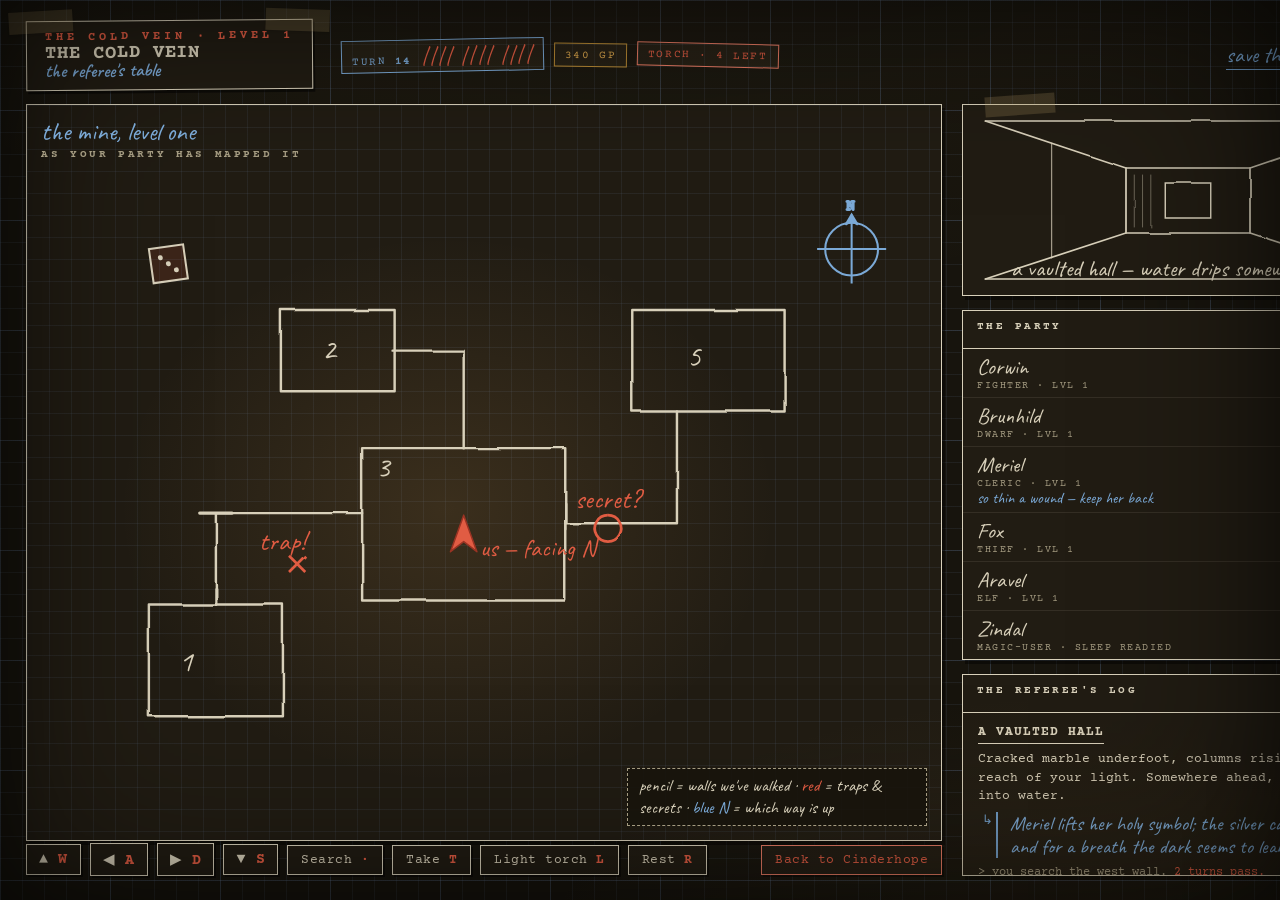
<file: specs/table-redesign/mockups/exploring-dark.html>
<!doctype html>
<html lang="en">
<head>
<meta charset="utf-8">
<meta name="viewport" content="width=device-width, initial-scale=1">
<title>The Table (dark) — mockup A</title>
<link rel="preconnect" href="https://fonts.googleapis.com">
<link rel="preconnect" href="https://fonts.gstatic.com" crossorigin>
<link href="https://fonts.googleapis.com/css2?family=Courier+Prime:ital,wght@0,400;0,700;1,400&family=Caveat:wght@400;500;600;700&display=swap" rel="stylesheet">
<style>
:root{
  --paper:#17140d;
  --paper-2:#211c13;
  --grid:rgba(112,142,182,.10);
  --grid-major:rgba(112,142,182,.18);
  --graphite:#d8d0ba;
  --graphite-dim:#a49b8180;
  --graphite-dim2:#a49b81;
  --ink:#7ba9d6;
  --ink-soft:#6f9cc8;
  --red:#e15c43;
  --red-soft:#e87a63;
  --tape:rgba(190,165,105,.22);
  --type: "Courier Prime", "Courier New", monospace;
  --hand: "Caveat", "Segoe Print", cursive;
}
*{box-sizing:border-box;margin:0;padding:0}
html,body{height:100%}
body{
  width:1440px;height:900px;overflow:hidden;
  font-family:var(--type);color:var(--graphite);
  background-color:var(--paper);
  background-image:
    radial-gradient(120% 90% at 50% -20%, rgba(232,178,104,.05), transparent 60%),
    linear-gradient(var(--grid) 1px, transparent 1px),
    linear-gradient(90deg, var(--grid) 1px, transparent 1px),
    linear-gradient(var(--grid-major) 1.2px, transparent 1.2px),
    linear-gradient(90deg, var(--grid-major) 1.2px, transparent 1.2px);
  background-size: 100% 100%, 22px 22px, 22px 22px, 110px 110px, 110px 110px;
  position:relative;
}
/* paper edge shadow + faint fiber */
body::after{content:"";position:fixed;inset:0;pointer-events:none;
  box-shadow: inset 0 0 180px rgba(0,0,0,.6), inset 0 0 70px rgba(0,0,0,.28);
  background:
    radial-gradient(80% 60% at 85% 110%, rgba(140,104,54,.10), transparent 55%);
}
.hand{font-family:var(--hand)}
.stage{position:relative;height:900px;display:grid;
  grid-template-columns: 1fr 452px;
  grid-template-rows: 70px 1fr;
  column-gap:20px;row-gap:14px;padding:20px 26px 24px;}

/* ---------- masthead ---------- */
header{grid-column:1/3;display:flex;align-items:center;gap:22px;}
.plate{position:relative;padding:9px 18px 8px;background:var(--paper-2);
  border:1.4px solid var(--graphite);box-shadow:2px 3px 0 rgba(0,0,0,.5);
  transform:rotate(-.5deg);}
.plate::before,.plate::after{content:"";position:absolute;width:64px;height:22px;
  background:var(--tape);top:-11px;transform:rotate(-3deg);box-shadow:0 1px 2px rgba(0,0,0,.12)}
.plate::before{left:-18px}
.plate::after{right:-18px;transform:rotate(2.4deg)}
.mod{font-size:12px;letter-spacing:.32em;color:var(--red);font-weight:700}
.title{font-size:19px;letter-spacing:.05em;font-weight:700;text-transform:uppercase;line-height:1.05}
.title small{display:block;font-family:var(--hand);font-weight:600;font-size:19px;letter-spacing:0;color:var(--ink);text-transform:none;margin-top:-2px}
.hud{display:flex;gap:10px;margin-left:6px;align-items:center;flex-wrap:wrap}
.stamp{font-size:11px;letter-spacing:.14em;text-transform:uppercase;color:var(--graphite);
  border:1.3px solid var(--graphite);padding:5px 10px 4px;transform:rotate(-1.2deg);
  background:rgba(232,200,140,.05)}
.stamp b{font-weight:700}
.stamp.turn{color:var(--ink);border-color:var(--ink)}
.stamp.gold{color:#e0aa4e;border-color:#b98a34;transform:rotate(.8deg)}
.stamp.light{color:var(--red);border-color:var(--red-soft);transform:rotate(1.4deg)}
.tally{font-family:var(--hand);font-size:22px;color:var(--red);letter-spacing:.06em;line-height:1}
.masthead-right{margin-left:auto;display:flex;gap:12px;font-family:var(--hand);font-size:22px}
.masthead-right a{color:var(--ink);text-decoration:none;border-bottom:1.5px solid var(--ink-soft);cursor:pointer}
.masthead-right a.red{color:var(--red);border-color:var(--red-soft)}

/* ---------- the map (hero) ---------- */
.mapwrap{grid-column:1;grid-row:2;position:relative;display:flex;flex-direction:column;min-height:0}
.map-card{position:relative;flex:1;min-height:0;border:1.5px solid var(--graphite);
  background:var(--paper-2);box-shadow:3px 4px 0 rgba(0,0,0,.45);
  background-image:
    radial-gradient(58% 60% at 46% 55%, rgba(232,172,92,.13), transparent 62%),
    linear-gradient(var(--grid) 1px, transparent 1px),
    linear-gradient(90deg, var(--grid) 1px, transparent 1px);
  background-size:100% 100%, 22px 22px, 22px 22px;overflow:hidden}
.map-corner{position:absolute;top:10px;left:14px;font-family:var(--hand);font-size:26px;color:var(--ink);z-index:3}
.map-corner b{display:block;font-family:var(--type);font-weight:700;font-size:11px;letter-spacing:.24em;color:var(--graphite-dim2);text-transform:uppercase}
.map svg{position:absolute;inset:0;width:100%;height:100%}
.legend{position:absolute;right:14px;bottom:14px;z-index:4;font-family:var(--hand);font-size:17px;color:var(--graphite);
  background:rgba(24,20,13,.9);border:1.2px dashed var(--graphite-dim2);padding:6px 11px;line-height:1.3;max-width:300px}
.legend .k{color:var(--red)}
.legend .b{color:var(--ink)}
/* action rail beneath map */
.actions{grid-column:1;display:flex;flex-wrap:wrap;gap:9px;align-items:center;margin-top:2px}
.pbtn{font-family:var(--type);font-size:12.5px;letter-spacing:.04em;color:var(--graphite);
  background:var(--paper-2);border:1.5px solid var(--graphite);padding:7px 13px;cursor:pointer;
  box-shadow:2px 2px 0 rgba(0,0,0,.45);position:relative}
.pbtn:hover{background:#2b2517}
.pbtn .k{color:var(--red);font-weight:700}
.pbtn.compass{font-size:15px;padding:6px 12px}
.pbtn.warn{color:var(--red);border-color:var(--red-soft);margin-left:auto}

/* ---------- right column ---------- */
.rail{grid-column:2;grid-row:2;display:flex;flex-direction:column;gap:14px;min-height:0}

/* first-person pencil sketch */
.sketch{border:1.5px solid var(--graphite);background:var(--paper-2);box-shadow:3px 4px 0 rgba(0,0,0,.45);
  padding:8px;position:relative}
.sketch::before{content:"";position:absolute;width:70px;height:20px;background:var(--tape);top:-10px;left:22px;transform:rotate(-4deg)}
.sketch .cap{position:absolute;bottom:12px;left:0;right:0;text-align:center;font-family:var(--hand);font-size:23px;color:var(--graphite)}
.sketch svg{display:block;width:100%;height:174px}

/* party clipboard */
.party{border:1.5px solid var(--graphite);background:var(--paper-2);box-shadow:3px 4px 0 rgba(0,0,0,.45)}
.party h3,.log h3{font-family:var(--type);font-weight:700;font-size:11px;letter-spacing:.22em;text-transform:uppercase;
  color:var(--graphite);padding:9px 14px 7px;border-bottom:1.4px solid var(--graphite);display:flex;justify-content:space-between}
.party h3 span,.log h3 span{font-family:var(--hand);font-size:17px;letter-spacing:0;color:var(--ink);text-transform:none}
.pc{display:grid;grid-template-columns:1fr auto;gap:2px 10px;padding:7px 14px 6px;border-bottom:1px solid rgba(216,208,186,.10);align-items:center}
.pc:last-child{border-bottom:none}
.pc .nm{font-family:var(--hand);font-size:22px;line-height:1;color:var(--graphite)}
.pc .cl{font-family:var(--type);font-size:9.5px;letter-spacing:.16em;text-transform:uppercase;color:var(--graphite-dim2);margin-top:2px}
.pc .hp{font-family:var(--type);font-size:13px;text-align:right;letter-spacing:.02em}
.pc .pips{display:flex;gap:2px;justify-content:flex-end;margin-top:3px}
.pip{width:9px;height:9px;border:1.3px solid var(--graphite);background:transparent}
.pip.f{background:var(--graphite)}
.pip.f.low{background:var(--red);border-color:var(--red)}
.pc.frail .hp{color:var(--red)}
.pc .note{grid-column:1/3;font-family:var(--hand);font-size:16px;color:var(--ink);line-height:1;margin-top:1px}

/* the typed referee log */
.log{flex:1;min-height:0;border:1.5px solid var(--graphite);background:var(--paper-2);
  box-shadow:3px 4px 0 rgba(0,0,0,.45);display:flex;flex-direction:column}
.log-body{padding:10px 15px 12px;overflow:hidden;font-size:12.5px;line-height:1.5}
.l-place{font-weight:700;text-transform:uppercase;letter-spacing:.08em;margin:10px 0 3px;
  border-bottom:1.4px solid var(--graphite);display:inline-block;padding-bottom:1px}
.l-place:first-child{margin-top:0}
.l-prose{color:var(--graphite);margin:3px 0 4px}
.l-mech{color:var(--graphite-dim2);font-size:11.5px}
.l-mech .p{color:var(--red)}
.l-treas{color:var(--graphite);margin-top:3px}
.l-treas u{text-decoration-color:var(--red);text-decoration-thickness:2px}
.l-bard{font-family:var(--hand);font-size:20px;line-height:1.15;color:var(--ink);
  margin:6px 0 6px 18px;padding-left:12px;border-left:2px solid var(--ink-soft);position:relative}
.l-bard::before{content:"↳";position:absolute;left:-16px;top:2px;color:var(--ink-soft);font-family:var(--type);font-size:13px}
</style>
</head>
<body>
<div class="stage">

  <header>
    <div class="plate">
      <div class="mod">THE COLD VEIN · LEVEL 1</div>
      <div class="title">The Cold Vein<small>the referee's table</small></div>
    </div>
    <div class="hud">
      <span class="stamp turn">TURN <b>14</b> <span class="tally">|||| |||| ||||</span></span>
      <span class="stamp gold">340 GP</span>
      <span class="stamp light">TORCH · 4 LEFT</span>
    </div>
    <div class="masthead-right">
      <a>save the game</a>
      <a class="red">new party</a>
    </div>
  </header>

  <!-- HERO: the hand-drawn map -->
  <section class="mapwrap">
    <div class="map-card">
      <div class="map-corner">the mine, level one<b>as your party has mapped it</b></div>
      <div class="map">
        <svg viewBox="0 0 900 620" preserveAspectRatio="xMidYMid meet">
          <defs>
            <filter id="rough"><feTurbulence type="fractalNoise" baseFrequency="0.014" numOctaves="2" seed="7" result="n"/>
              <feDisplacementMap in="SourceGraphic" in2="n" scale="3.4"/></filter>
          </defs>
          <g filter="url(#rough)" fill="none" stroke="#d8d0ba" stroke-width="2.4" stroke-linecap="round" stroke-linejoin="round">
            <!-- entry chamber -->
            <rect x="120" y="440" width="132" height="110"/>
            <!-- corridor up -->
            <path d="M186 440 L186 350 L330 350"/>
            <!-- vaulted hall (current) -->
            <rect x="330" y="286" width="200" height="150"/>
            <!-- side passage east -->
            <path d="M530 360 L640 360 L640 250"/>
            <rect x="596" y="150" width="150" height="100"/>
            <!-- north passage -->
            <path d="M430 286 L430 190 L360 190"/>
            <rect x="250" y="150" width="112" height="80"/>
            <!-- door ticks -->
            <path d="M186 440 l0 -16 M170 350 l32 0" stroke-width="3"/>
            <path d="M530 340 l0 26 M430 286 l0 0"/>
          </g>
          <!-- doors as gaps + red pencil marks -->
          <g font-family="Caveat, cursive" font-size="30" fill="#d8d0ba">
            <text x="150" y="505">1</text>
            <text x="344" y="314">3</text>
            <text x="650" y="205">5</text>
            <text x="290" y="198">2</text>
          </g>
          <!-- red-pencil annotations -->
          <g stroke="#e15c43" stroke-width="2.6" fill="none" filter="url(#rough)">
            <path d="M258 392 l16 16 M274 392 l-16 16"/> <!-- trap X on corridor -->
            <path d="M572 352 a13 13 0 1 0 0.1 0"/> <!-- secret circle -->
          </g>
          <g font-family="Caveat, cursive" font-size="26" fill="#e15c43">
            <text x="228" y="386">trap!</text>
            <text x="540" y="345">secret?</text>
          </g>
          <!-- party marker: red arrow, facing north -->
          <g transform="translate(430 372)">
            <path d="M0 -20 L13 16 L0 6 L-13 16 Z" fill="#e15c43" stroke="#9a3323" stroke-width="1.5" stroke-linejoin="round"/>
          </g>
          <text x="446" y="392" font-family="Caveat, cursive" font-size="24" fill="#e15c43">us — facing N</text>
          <!-- compass rose -->
          <g transform="translate(812 90)" stroke="#7ba9d6" stroke-width="2" fill="none">
            <circle r="26"/><path d="M0 -34 L0 34 M-34 0 L34 0"/>
            <path d="M0 -34 l6 10 l-6 -4 l-6 4 z" fill="#7ba9d6"/>
            <text x="-6" y="-38" font-family="Courier Prime, monospace" font-size="15" fill="#7ba9d6">N</text>
          </g>
          <!-- little dice, drawn on the paper -->
          <g transform="translate(120 90) rotate(-8)" stroke="#d8d0ba" stroke-width="2" fill="rgba(225,92,67,.14)">
            <rect x="0" y="0" width="34" height="34"/>
            <circle cx="10" cy="10" r="2.4" fill="#d8d0ba" stroke="none"/><circle cx="24" cy="24" r="2.4" fill="#d8d0ba" stroke="none"/><circle cx="17" cy="17" r="2.4" fill="#d8d0ba" stroke="none"/>
          </g>
        </svg>
      </div>
      <div class="legend hand">
        pencil = walls we've walked · <span class="k">red</span> = traps &amp; secrets · <span class="b">blue N</span> = which way is up
      </div>
    </div>
    <div class="actions">
      <button class="pbtn compass">▲ <span class="k">W</span></button>
      <button class="pbtn compass">◀ <span class="k">A</span></button>
      <button class="pbtn compass">▶ <span class="k">D</span></button>
      <button class="pbtn compass">▼ <span class="k">S</span></button>
      <button class="pbtn">Search <span class="k">·</span></button>
      <button class="pbtn">Take <span class="k">T</span></button>
      <button class="pbtn">Light torch <span class="k">L</span></button>
      <button class="pbtn">Rest <span class="k">R</span></button>
      <button class="pbtn warn">Back to Cinderhope</button>
    </div>
  </section>

  <!-- RIGHT: what you see + party + log -->
  <aside class="rail">
    <div class="sketch">
      <svg viewBox="0 0 420 174" preserveAspectRatio="none">
        <defs><filter id="rough2"><feTurbulence type="fractalNoise" baseFrequency="0.02" numOctaves="2" seed="3" result="n"/>
          <feDisplacementMap in="SourceGraphic" in2="n" scale="2.6"/></filter></defs>
        <g filter="url(#rough2)" fill="none" stroke="#d8d0ba" stroke-width="1.7" stroke-linecap="round">
          <!-- one-point perspective corridor -->
          <path d="M14 8 L150 55 L150 120 L14 166"/>
          <path d="M406 8 L270 55 L270 120 L406 166"/>
          <path d="M150 55 L270 55 M150 120 L270 120"/>
          <path d="M14 8 L406 8 M14 166 L406 166"/>
          <!-- receding column hints -->
          <path d="M78 30 L78 145" stroke-width="1.2" opacity=".7"/>
          <path d="M342 30 L342 145" stroke-width="1.2" opacity=".7"/>
          <!-- doorway ahead -->
          <path d="M188 70 L188 105 L232 105 L232 70 Z" stroke-width="1.4"/>
          <!-- hatched shadow -->
          <path d="M158 62 l0 52 M166 62 l0 52 M174 62 l0 52" stroke-width="0.8" opacity=".5"/>
        </g>
      </svg>
      <div class="cap">a vaulted hall — water drips somewhere ahead</div>
    </div>

    <div class="party">
      <h3>The party <span>six souls</span></h3>
      <div class="pc"><div><span class="nm">Corwin</span><div class="cl">Fighter · lvl 1</div></div><div><div class="hp">5 / 5</div><div class="pips"><i class="pip f"></i><i class="pip f"></i><i class="pip f"></i><i class="pip f"></i><i class="pip f"></i></div></div></div>
      <div class="pc"><div><span class="nm">Brunhild</span><div class="cl">Dwarf · lvl 1</div></div><div><div class="hp">3 / 3</div><div class="pips"><i class="pip f"></i><i class="pip f"></i><i class="pip f"></i></div></div></div>
      <div class="pc frail"><div><span class="nm">Meriel</span><div class="cl">Cleric · lvl 1</div><div class="note">so thin a wound — keep her back</div></div><div><div class="hp">1 / 1</div><div class="pips"><i class="pip f low"></i></div></div></div>
      <div class="pc"><div><span class="nm">Fox</span><div class="cl">Thief · lvl 1</div></div><div><div class="hp">6 / 6</div><div class="pips"><i class="pip f"></i><i class="pip f"></i><i class="pip f"></i><i class="pip f"></i><i class="pip f"></i><i class="pip f"></i></div></div></div>
      <div class="pc"><div><span class="nm">Aravel</span><div class="cl">Elf · lvl 1</div></div><div><div class="hp">6 / 6</div><div class="pips"><i class="pip f"></i><i class="pip f"></i><i class="pip f"></i><i class="pip f"></i><i class="pip f"></i><i class="pip f"></i></div></div></div>
      <div class="pc"><div><span class="nm">Zindal</span><div class="cl">Magic-User · sleep readied</div></div><div><div class="hp">2 / 2</div><div class="pips"><i class="pip f"></i><i class="pip f"></i></div></div></div>
    </div>

    <div class="log">
      <h3>The referee's log <span>as it was typed</span></h3>
      <div class="log-body">
        <div class="l-place">A vaulted hall</div>
        <div class="l-prose">Cracked marble underfoot, columns rising past the reach of your light. Somewhere ahead, water drips into water.</div>
        <div class="l-bard">Meriel lifts her holy symbol; the silver catches the flame, and for a breath the dark seems to lean away.</div>
        <div class="l-mech">&gt; you search the west wall. <span class="p">2 turns pass.</span></div>
        <div class="l-treas">Behind a loose stone: <u>120 gp</u> and a silver-hilted dagger.</div>
      </div>
    </div>
  </aside>

</div>
</body>
</html>
</file>
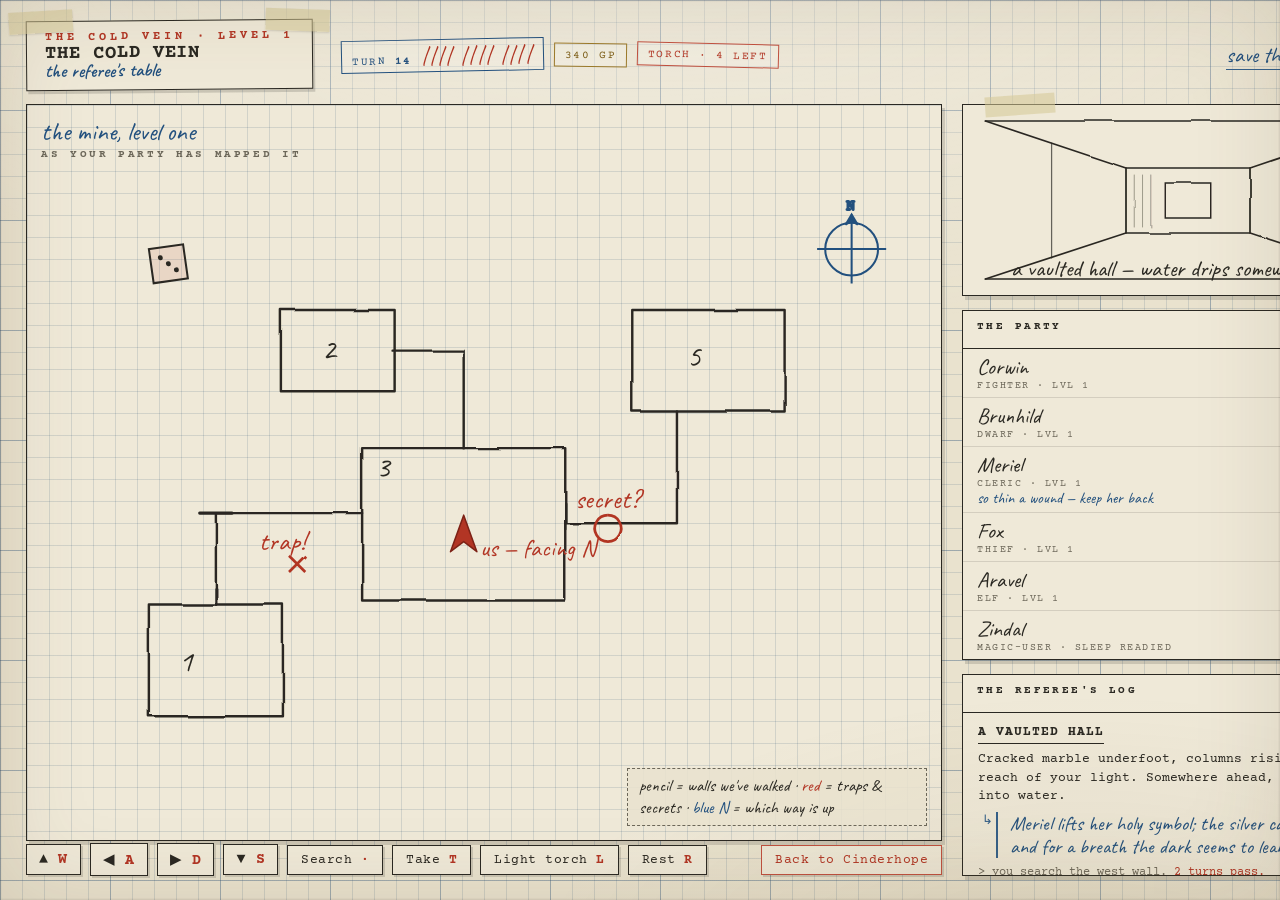
<file: specs/table-redesign/mockups/exploring-light.html>
<!doctype html>
<html lang="en">
<head>
<meta charset="utf-8">
<meta name="viewport" content="width=device-width, initial-scale=1">
<title>The Table — mockup A</title>
<link rel="preconnect" href="https://fonts.googleapis.com">
<link rel="preconnect" href="https://fonts.gstatic.com" crossorigin>
<link href="https://fonts.googleapis.com/css2?family=Courier+Prime:ital,wght@0,400;0,700;1,400&family=Caveat:wght@400;500;600;700&display=swap" rel="stylesheet">
<style>
:root{
  --paper:#e9e2ce;
  --paper-2:#efe9d8;
  --grid:rgba(52,88,124,.16);
  --grid-major:rgba(52,88,124,.30);
  --graphite:#2a2822;
  --graphite-dim:#77726478;
  --graphite-dim2:#6c6759;
  --ink:#22507e;
  --ink-soft:#325f8a;
  --red:#b23524;
  --red-soft:#c1503f;
  --tape:rgba(214,201,150,.55);
  --type: "Courier Prime", "Courier New", monospace;
  --hand: "Caveat", "Segoe Print", cursive;
}
*{box-sizing:border-box;margin:0;padding:0}
html,body{height:100%}
body{
  width:1440px;height:900px;overflow:hidden;
  font-family:var(--type);color:var(--graphite);
  background-color:var(--paper);
  background-image:
    radial-gradient(120% 80% at 50% -10%, rgba(255,255,255,.35), transparent 60%),
    linear-gradient(var(--grid) 1px, transparent 1px),
    linear-gradient(90deg, var(--grid) 1px, transparent 1px),
    linear-gradient(var(--grid-major) 1.2px, transparent 1.2px),
    linear-gradient(90deg, var(--grid-major) 1.2px, transparent 1.2px);
  background-size: 100% 100%, 22px 22px, 22px 22px, 110px 110px, 110px 110px;
  position:relative;
}
/* paper edge shadow + faint fiber */
body::after{content:"";position:fixed;inset:0;pointer-events:none;
  box-shadow: inset 0 0 90px rgba(90,74,40,.14), inset 0 0 3px rgba(0,0,0,.2);
  background:
    radial-gradient(80% 60% at 85% 110%, rgba(120,96,52,.10), transparent 55%);
}
.hand{font-family:var(--hand)}
.stage{position:relative;height:900px;display:grid;
  grid-template-columns: 1fr 452px;
  grid-template-rows: 70px 1fr;
  column-gap:20px;row-gap:14px;padding:20px 26px 24px;}

/* ---------- masthead ---------- */
header{grid-column:1/3;display:flex;align-items:center;gap:22px;}
.plate{position:relative;padding:9px 18px 8px;background:var(--paper-2);
  border:1.4px solid var(--graphite);box-shadow:2px 3px 0 rgba(42,40,34,.18);
  transform:rotate(-.5deg);}
.plate::before,.plate::after{content:"";position:absolute;width:64px;height:22px;
  background:var(--tape);top:-11px;transform:rotate(-3deg);box-shadow:0 1px 2px rgba(0,0,0,.12)}
.plate::before{left:-18px}
.plate::after{right:-18px;transform:rotate(2.4deg)}
.mod{font-size:12px;letter-spacing:.32em;color:var(--red);font-weight:700}
.title{font-size:19px;letter-spacing:.05em;font-weight:700;text-transform:uppercase;line-height:1.05}
.title small{display:block;font-family:var(--hand);font-weight:600;font-size:19px;letter-spacing:0;color:var(--ink);text-transform:none;margin-top:-2px}
.hud{display:flex;gap:10px;margin-left:6px;align-items:center;flex-wrap:wrap}
.stamp{font-size:11px;letter-spacing:.14em;text-transform:uppercase;color:var(--graphite);
  border:1.3px solid var(--graphite);padding:5px 10px 4px;transform:rotate(-1.2deg);
  background:rgba(255,255,255,.16)}
.stamp b{font-weight:700}
.stamp.turn{color:var(--ink);border-color:var(--ink)}
.stamp.gold{color:#7a5a12;border-color:#9c7a2a;transform:rotate(.8deg)}
.stamp.light{color:var(--red);border-color:var(--red-soft);transform:rotate(1.4deg)}
.tally{font-family:var(--hand);font-size:22px;color:var(--red);letter-spacing:.06em;line-height:1}
.masthead-right{margin-left:auto;display:flex;gap:12px;font-family:var(--hand);font-size:22px}
.masthead-right a{color:var(--ink);text-decoration:none;border-bottom:1.5px solid var(--ink-soft);cursor:pointer}
.masthead-right a.red{color:var(--red);border-color:var(--red-soft)}

/* ---------- the map (hero) ---------- */
.mapwrap{grid-column:1;grid-row:2;position:relative;display:flex;flex-direction:column;min-height:0}
.map-card{position:relative;flex:1;min-height:0;border:1.5px solid var(--graphite);
  background:var(--paper-2);box-shadow:3px 4px 0 rgba(42,40,34,.16);
  background-image:
    linear-gradient(var(--grid) 1px, transparent 1px),
    linear-gradient(90deg, var(--grid) 1px, transparent 1px);
  background-size:22px 22px;overflow:hidden}
.map-corner{position:absolute;top:10px;left:14px;font-family:var(--hand);font-size:26px;color:var(--ink);z-index:3}
.map-corner b{display:block;font-family:var(--type);font-weight:700;font-size:11px;letter-spacing:.24em;color:var(--graphite-dim2);text-transform:uppercase}
.map svg{position:absolute;inset:0;width:100%;height:100%}
.legend{position:absolute;right:14px;bottom:14px;z-index:4;font-family:var(--hand);font-size:17px;color:var(--graphite);
  background:rgba(233,226,206,.86);border:1.2px dashed var(--graphite-dim2);padding:6px 11px;line-height:1.3;max-width:300px}
.legend .k{color:var(--red)}
.legend .b{color:var(--ink)}
/* action rail beneath map */
.actions{grid-column:1;display:flex;flex-wrap:wrap;gap:9px;align-items:center;margin-top:2px}
.pbtn{font-family:var(--type);font-size:12.5px;letter-spacing:.04em;color:var(--graphite);
  background:var(--paper-2);border:1.5px solid var(--graphite);padding:7px 13px;cursor:pointer;
  box-shadow:2px 2px 0 rgba(42,40,34,.16);position:relative}
.pbtn:hover{background:#fff}
.pbtn .k{color:var(--red);font-weight:700}
.pbtn.compass{font-size:15px;padding:6px 12px}
.pbtn.warn{color:var(--red);border-color:var(--red-soft);margin-left:auto}

/* ---------- right column ---------- */
.rail{grid-column:2;grid-row:2;display:flex;flex-direction:column;gap:14px;min-height:0}

/* first-person pencil sketch */
.sketch{border:1.5px solid var(--graphite);background:var(--paper-2);box-shadow:3px 4px 0 rgba(42,40,34,.16);
  padding:8px;position:relative}
.sketch::before{content:"";position:absolute;width:70px;height:20px;background:var(--tape);top:-10px;left:22px;transform:rotate(-4deg)}
.sketch .cap{position:absolute;bottom:12px;left:0;right:0;text-align:center;font-family:var(--hand);font-size:23px;color:var(--graphite)}
.sketch svg{display:block;width:100%;height:174px}

/* party clipboard */
.party{border:1.5px solid var(--graphite);background:var(--paper-2);box-shadow:3px 4px 0 rgba(42,40,34,.16)}
.party h3,.log h3{font-family:var(--type);font-weight:700;font-size:11px;letter-spacing:.22em;text-transform:uppercase;
  color:var(--graphite);padding:9px 14px 7px;border-bottom:1.4px solid var(--graphite);display:flex;justify-content:space-between}
.party h3 span,.log h3 span{font-family:var(--hand);font-size:17px;letter-spacing:0;color:var(--ink);text-transform:none}
.pc{display:grid;grid-template-columns:1fr auto;gap:2px 10px;padding:7px 14px 6px;border-bottom:1px solid rgba(52,48,40,.14);align-items:center}
.pc:last-child{border-bottom:none}
.pc .nm{font-family:var(--hand);font-size:22px;line-height:1;color:var(--graphite)}
.pc .cl{font-family:var(--type);font-size:9.5px;letter-spacing:.16em;text-transform:uppercase;color:var(--graphite-dim2);margin-top:2px}
.pc .hp{font-family:var(--type);font-size:13px;text-align:right;letter-spacing:.02em}
.pc .pips{display:flex;gap:2px;justify-content:flex-end;margin-top:3px}
.pip{width:9px;height:9px;border:1.3px solid var(--graphite);background:transparent}
.pip.f{background:var(--graphite)}
.pip.f.low{background:var(--red);border-color:var(--red)}
.pc.frail .hp{color:var(--red)}
.pc .note{grid-column:1/3;font-family:var(--hand);font-size:16px;color:var(--ink);line-height:1;margin-top:1px}

/* the typed referee log */
.log{flex:1;min-height:0;border:1.5px solid var(--graphite);background:var(--paper-2);
  box-shadow:3px 4px 0 rgba(42,40,34,.16);display:flex;flex-direction:column}
.log-body{padding:10px 15px 12px;overflow:hidden;font-size:12.5px;line-height:1.5}
.l-place{font-weight:700;text-transform:uppercase;letter-spacing:.08em;margin:10px 0 3px;
  border-bottom:1.4px solid var(--graphite);display:inline-block;padding-bottom:1px}
.l-place:first-child{margin-top:0}
.l-prose{color:var(--graphite);margin:3px 0 4px}
.l-mech{color:var(--graphite-dim2);font-size:11.5px}
.l-mech .p{color:var(--red)}
.l-treas{color:var(--graphite);margin-top:3px}
.l-treas u{text-decoration-color:var(--red);text-decoration-thickness:2px}
.l-bard{font-family:var(--hand);font-size:20px;line-height:1.15;color:var(--ink);
  margin:6px 0 6px 18px;padding-left:12px;border-left:2px solid var(--ink-soft);position:relative}
.l-bard::before{content:"↳";position:absolute;left:-16px;top:2px;color:var(--ink-soft);font-family:var(--type);font-size:13px}
</style>
</head>
<body>
<div class="stage">

  <header>
    <div class="plate">
      <div class="mod">THE COLD VEIN · LEVEL 1</div>
      <div class="title">The Cold Vein<small>the referee's table</small></div>
    </div>
    <div class="hud">
      <span class="stamp turn">TURN <b>14</b> <span class="tally">|||| |||| ||||</span></span>
      <span class="stamp gold">340 GP</span>
      <span class="stamp light">TORCH · 4 LEFT</span>
    </div>
    <div class="masthead-right">
      <a>save the game</a>
      <a class="red">new party</a>
    </div>
  </header>

  <!-- HERO: the hand-drawn map -->
  <section class="mapwrap">
    <div class="map-card">
      <div class="map-corner">the mine, level one<b>as your party has mapped it</b></div>
      <div class="map">
        <svg viewBox="0 0 900 620" preserveAspectRatio="xMidYMid meet">
          <defs>
            <filter id="rough"><feTurbulence type="fractalNoise" baseFrequency="0.014" numOctaves="2" seed="7" result="n"/>
              <feDisplacementMap in="SourceGraphic" in2="n" scale="3.4"/></filter>
          </defs>
          <g filter="url(#rough)" fill="none" stroke="#2a2822" stroke-width="2.4" stroke-linecap="round" stroke-linejoin="round">
            <!-- entry chamber -->
            <rect x="120" y="440" width="132" height="110"/>
            <!-- corridor up -->
            <path d="M186 440 L186 350 L330 350"/>
            <!-- vaulted hall (current) -->
            <rect x="330" y="286" width="200" height="150"/>
            <!-- side passage east -->
            <path d="M530 360 L640 360 L640 250"/>
            <rect x="596" y="150" width="150" height="100"/>
            <!-- north passage -->
            <path d="M430 286 L430 190 L360 190"/>
            <rect x="250" y="150" width="112" height="80"/>
            <!-- door ticks -->
            <path d="M186 440 l0 -16 M170 350 l32 0" stroke-width="3"/>
            <path d="M530 340 l0 26 M430 286 l0 0"/>
          </g>
          <!-- doors as gaps + red pencil marks -->
          <g font-family="Caveat, cursive" font-size="30" fill="#2a2822">
            <text x="150" y="505">1</text>
            <text x="344" y="314">3</text>
            <text x="650" y="205">5</text>
            <text x="290" y="198">2</text>
          </g>
          <!-- red-pencil annotations -->
          <g stroke="#b23524" stroke-width="2.6" fill="none" filter="url(#rough)">
            <path d="M258 392 l16 16 M274 392 l-16 16"/> <!-- trap X on corridor -->
            <path d="M572 352 a13 13 0 1 0 0.1 0"/> <!-- secret circle -->
          </g>
          <g font-family="Caveat, cursive" font-size="26" fill="#b23524">
            <text x="228" y="386">trap!</text>
            <text x="540" y="345">secret?</text>
          </g>
          <!-- party marker: red arrow, facing north -->
          <g transform="translate(430 372)">
            <path d="M0 -20 L13 16 L0 6 L-13 16 Z" fill="#b23524" stroke="#7d2216" stroke-width="1.5" stroke-linejoin="round"/>
          </g>
          <text x="446" y="392" font-family="Caveat, cursive" font-size="24" fill="#b23524">us — facing N</text>
          <!-- compass rose -->
          <g transform="translate(812 90)" stroke="#22507e" stroke-width="2" fill="none">
            <circle r="26"/><path d="M0 -34 L0 34 M-34 0 L34 0"/>
            <path d="M0 -34 l6 10 l-6 -4 l-6 4 z" fill="#22507e"/>
            <text x="-6" y="-38" font-family="Courier Prime, monospace" font-size="15" fill="#22507e">N</text>
          </g>
          <!-- little dice, drawn on the paper -->
          <g transform="translate(120 90) rotate(-8)" stroke="#2a2822" stroke-width="2" fill="rgba(178,53,36,.10)">
            <rect x="0" y="0" width="34" height="34"/>
            <circle cx="10" cy="10" r="2.4" fill="#2a2822" stroke="none"/><circle cx="24" cy="24" r="2.4" fill="#2a2822" stroke="none"/><circle cx="17" cy="17" r="2.4" fill="#2a2822" stroke="none"/>
          </g>
        </svg>
      </div>
      <div class="legend hand">
        pencil = walls we've walked · <span class="k">red</span> = traps &amp; secrets · <span class="b">blue N</span> = which way is up
      </div>
    </div>
    <div class="actions">
      <button class="pbtn compass">▲ <span class="k">W</span></button>
      <button class="pbtn compass">◀ <span class="k">A</span></button>
      <button class="pbtn compass">▶ <span class="k">D</span></button>
      <button class="pbtn compass">▼ <span class="k">S</span></button>
      <button class="pbtn">Search <span class="k">·</span></button>
      <button class="pbtn">Take <span class="k">T</span></button>
      <button class="pbtn">Light torch <span class="k">L</span></button>
      <button class="pbtn">Rest <span class="k">R</span></button>
      <button class="pbtn warn">Back to Cinderhope</button>
    </div>
  </section>

  <!-- RIGHT: what you see + party + log -->
  <aside class="rail">
    <div class="sketch">
      <svg viewBox="0 0 420 174" preserveAspectRatio="none">
        <defs><filter id="rough2"><feTurbulence type="fractalNoise" baseFrequency="0.02" numOctaves="2" seed="3" result="n"/>
          <feDisplacementMap in="SourceGraphic" in2="n" scale="2.6"/></filter></defs>
        <g filter="url(#rough2)" fill="none" stroke="#2a2822" stroke-width="1.7" stroke-linecap="round">
          <!-- one-point perspective corridor -->
          <path d="M14 8 L150 55 L150 120 L14 166"/>
          <path d="M406 8 L270 55 L270 120 L406 166"/>
          <path d="M150 55 L270 55 M150 120 L270 120"/>
          <path d="M14 8 L406 8 M14 166 L406 166"/>
          <!-- receding column hints -->
          <path d="M78 30 L78 145" stroke-width="1.2" opacity=".7"/>
          <path d="M342 30 L342 145" stroke-width="1.2" opacity=".7"/>
          <!-- doorway ahead -->
          <path d="M188 70 L188 105 L232 105 L232 70 Z" stroke-width="1.4"/>
          <!-- hatched shadow -->
          <path d="M158 62 l0 52 M166 62 l0 52 M174 62 l0 52" stroke-width="0.8" opacity=".5"/>
        </g>
      </svg>
      <div class="cap">a vaulted hall — water drips somewhere ahead</div>
    </div>

    <div class="party">
      <h3>The party <span>six souls</span></h3>
      <div class="pc"><div><span class="nm">Corwin</span><div class="cl">Fighter · lvl 1</div></div><div><div class="hp">5 / 5</div><div class="pips"><i class="pip f"></i><i class="pip f"></i><i class="pip f"></i><i class="pip f"></i><i class="pip f"></i></div></div></div>
      <div class="pc"><div><span class="nm">Brunhild</span><div class="cl">Dwarf · lvl 1</div></div><div><div class="hp">3 / 3</div><div class="pips"><i class="pip f"></i><i class="pip f"></i><i class="pip f"></i></div></div></div>
      <div class="pc frail"><div><span class="nm">Meriel</span><div class="cl">Cleric · lvl 1</div><div class="note">so thin a wound — keep her back</div></div><div><div class="hp">1 / 1</div><div class="pips"><i class="pip f low"></i></div></div></div>
      <div class="pc"><div><span class="nm">Fox</span><div class="cl">Thief · lvl 1</div></div><div><div class="hp">6 / 6</div><div class="pips"><i class="pip f"></i><i class="pip f"></i><i class="pip f"></i><i class="pip f"></i><i class="pip f"></i><i class="pip f"></i></div></div></div>
      <div class="pc"><div><span class="nm">Aravel</span><div class="cl">Elf · lvl 1</div></div><div><div class="hp">6 / 6</div><div class="pips"><i class="pip f"></i><i class="pip f"></i><i class="pip f"></i><i class="pip f"></i><i class="pip f"></i><i class="pip f"></i></div></div></div>
      <div class="pc"><div><span class="nm">Zindal</span><div class="cl">Magic-User · sleep readied</div></div><div><div class="hp">2 / 2</div><div class="pips"><i class="pip f"></i><i class="pip f"></i></div></div></div>
    </div>

    <div class="log">
      <h3>The referee's log <span>as it was typed</span></h3>
      <div class="log-body">
        <div class="l-place">A vaulted hall</div>
        <div class="l-prose">Cracked marble underfoot, columns rising past the reach of your light. Somewhere ahead, water drips into water.</div>
        <div class="l-bard">Meriel lifts her holy symbol; the silver catches the flame, and for a breath the dark seems to lean away.</div>
        <div class="l-mech">&gt; you search the west wall. <span class="p">2 turns pass.</span></div>
        <div class="l-treas">Behind a loose stone: <u>120 gp</u> and a silver-hilted dagger.</div>
      </div>
    </div>
  </aside>

</div>
</body>
</html>
</file>
